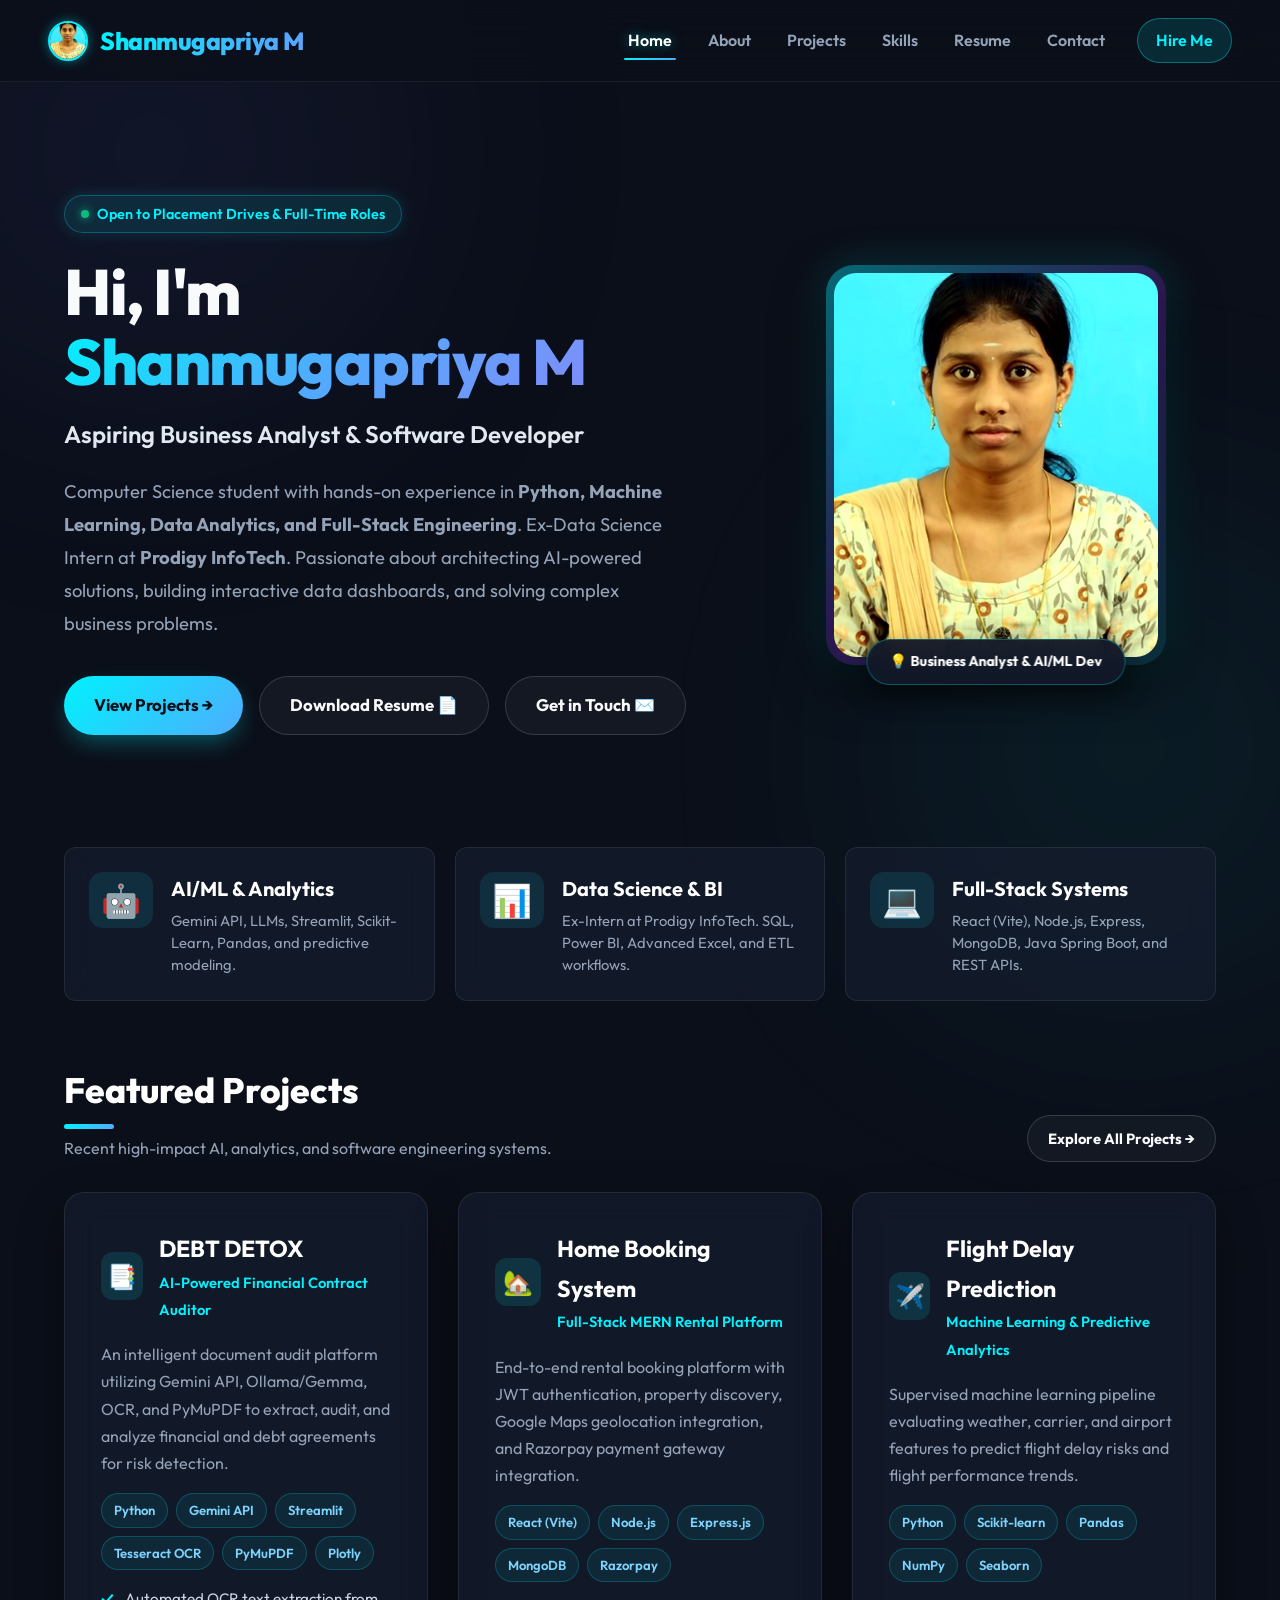
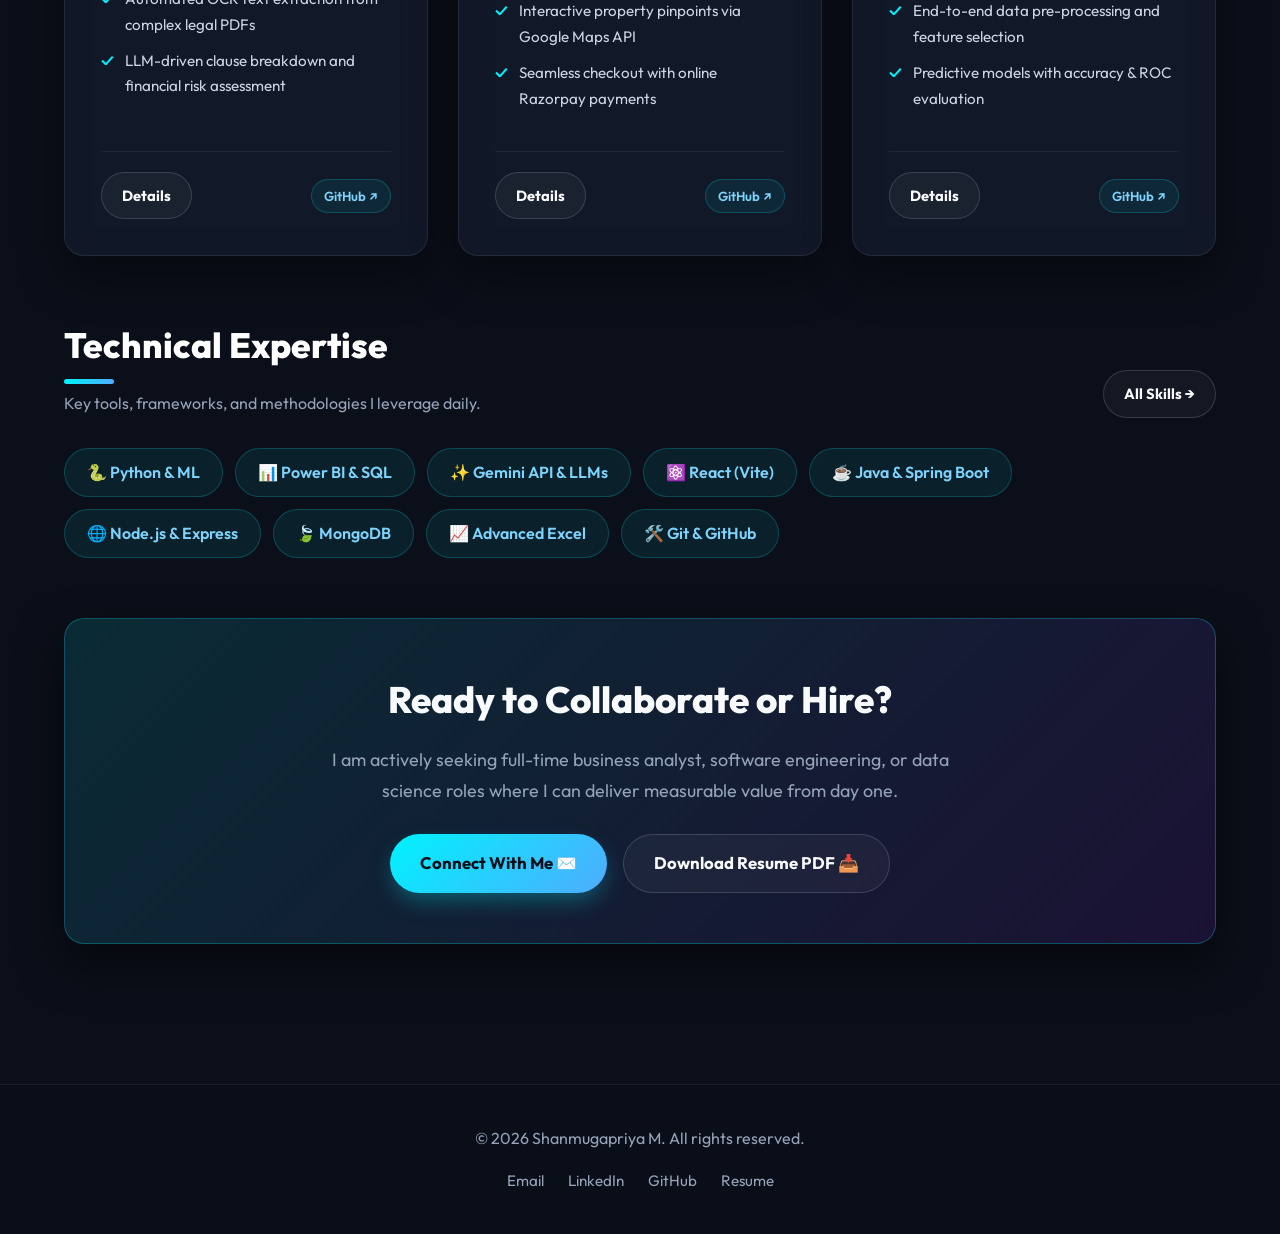
<file: index.html>
<!DOCTYPE html>
<html lang="en">
<head>
  <meta charset="UTF-8" />
  <meta name="viewport" content="width=device-width, initial-scale=1.0" />
  <title>Shanmugapriya M | Aspiring Business Analyst & Software Developer</title>
  <meta name="description" content="Official portfolio of Shanmugapriya M - Aspiring Business Analyst and Software Developer with expertise in AI/ML, Data Analytics, Python, React, and Full-Stack Systems." />
  <link rel="stylesheet" href="style.css" />
</head>
<body>
  <!-- Header / Navigation -->
  <header class="navbar">
    <a href="index.html" class="logo-container">
      <img src="shanmugapriya photo.jpg" alt="Shanmugapriya M" class="logo-avatar-thumb" />
      <span class="logo">Shanmugapriya M</span>
    </a>
    <button class="menu-toggle" id="menuToggle" aria-label="Toggle navigation menu">☰</button>
    <nav id="navMenu">
      <a href="index.html" class="active">Home</a>
      <a href="about.html">About</a>
      <a href="projects.html">Projects</a>
      <a href="skills.html">Skills</a>
      <a href="resume.html">Resume</a>
      <a href="contact.html">Contact</a>
      <a href="contact.html" class="nav-cta-btn">Hire Me</a>
    </nav>
  </header>

  <!-- Hero Section -->
  <main class="page">
    <div class="hero-wrapper">
      <div class="hero-text">
        <div class="badge-pill">
          <span class="pulse-dot"></span>
          <span>Open to Placement Drives &amp; Full-Time Roles</span>
        </div>
        <h1>Hi, I'm <br><span class="gradient-text">Shanmugapriya M</span></h1>
        <p class="hero-subtitle">Aspiring Business Analyst &amp; Software Developer</p>
        <p class="hero-description">
          Computer Science student with hands-on experience in <strong>Python, Machine Learning, Data Analytics, and Full-Stack Engineering</strong>.
          Ex-Data Science Intern at <strong>Prodigy InfoTech</strong>. Passionate about architecting AI-powered solutions, building interactive data dashboards, and solving complex business problems.
        </p>

        <div class="btn-group">
          <a href="projects.html" class="btn" id="heroProjectsBtn">View Projects →</a>
          <a href="resume.pdf" class="btn secondary" target="_blank" id="heroResumeBtn">Download Resume 📄</a>
          <a href="contact.html" class="btn secondary" id="heroContactBtn">Get in Touch ✉️</a>
        </div>
      </div>

      <div class="hero-image-wrapper">
        <div class="profile-avatar-frame">
          <img src="shanmugapriya photo.jpg" alt="Shanmugapriya M Portrait" class="profile-avatar-img" />
          <div class="avatar-badge-card">
            <span>💡 Business Analyst &amp; AI/ML Dev</span>
          </div>
        </div>
      </div>
    </div>

    <!-- Core Highlights Banner -->
    <div class="stats-banner">
      <div class="stat-box">
        <div class="stat-icon">🤖</div>
        <div class="stat-info">
          <h3>AI/ML &amp; Analytics</h3>
          <p>Gemini API, LLMs, Streamlit, Scikit-Learn, Pandas, and predictive modeling.</p>
        </div>
      </div>

      <div class="stat-box">
        <div class="stat-icon">📊</div>
        <div class="stat-info">
          <h3>Data Science &amp; BI</h3>
          <p>Ex-Intern at Prodigy InfoTech. SQL, Power BI, Advanced Excel, and ETL workflows.</p>
        </div>
      </div>

      <div class="stat-box">
        <div class="stat-icon">💻</div>
        <div class="stat-info">
          <h3>Full-Stack Systems</h3>
          <p>React (Vite), Node.js, Express, MongoDB, Java Spring Boot, and REST APIs.</p>
        </div>
      </div>
    </div>

    <!-- Featured Projects Preview -->
    <section class="section-block">
      <div class="section-head">
        <div>
          <h2 class="section-title">Featured Projects</h2>
          <p style="color: var(--text-muted); margin-top: 14px;">Recent high-impact AI, analytics, and software engineering systems.</p>
        </div>
        <a href="projects.html" class="btn secondary small">Explore All Projects →</a>
      </div>

      <div class="grid">
        <!-- Project 1: Debt Detox -->
        <div class="card">
          <div class="card-header">
            <div class="card-header-icon">📑</div>
            <div>
              <h3 class="card-title">DEBT DETOX</h3>
              <span class="card-subtitle">AI-Powered Financial Contract Auditor</span>
            </div>
          </div>
          <div class="card-body">
            <p>An intelligent document audit platform utilizing Gemini API, Ollama/Gemma, OCR, and PyMuPDF to extract, audit, and analyze financial and debt agreements for risk detection.</p>
            <div class="tags">
              <span class="tag">Python</span>
              <span class="tag">Gemini API</span>
              <span class="tag">Streamlit</span>
              <span class="tag">Tesseract OCR</span>
              <span class="tag">PyMuPDF</span>
              <span class="tag">Plotly</span>
            </div>
            <ul class="feature-list">
              <li>Automated OCR text extraction from complex legal PDFs</li>
              <li>LLM-driven clause breakdown and financial risk assessment</li>
            </ul>
          </div>
          <div class="card-footer">
            <a href="projects.html" class="btn small secondary">Details</a>
            <a href="https://github.com/shanmugapriya10-03" target="_blank" class="tag" style="text-decoration:none;">GitHub ↗</a>
          </div>
        </div>

        <!-- Project 2: Home Booking -->
        <div class="card">
          <div class="card-header">
            <div class="card-header-icon">🏡</div>
            <div>
              <h3 class="card-title">Home Booking System</h3>
              <span class="card-subtitle">Full-Stack MERN Rental Platform</span>
            </div>
          </div>
          <div class="card-body">
            <p>End-to-end rental booking platform with JWT authentication, property discovery, Google Maps geolocation integration, and Razorpay payment gateway integration.</p>
            <div class="tags">
              <span class="tag">React (Vite)</span>
              <span class="tag">Node.js</span>
              <span class="tag">Express.js</span>
              <span class="tag">MongoDB</span>
              <span class="tag">Razorpay</span>
            </div>
            <ul class="feature-list">
              <li>Interactive property pinpoints via Google Maps API</li>
              <li>Seamless checkout with online Razorpay payments</li>
            </ul>
          </div>
          <div class="card-footer">
            <a href="projects.html" class="btn small secondary">Details</a>
            <a href="https://github.com/shanmugapriya10-03" target="_blank" class="tag" style="text-decoration:none;">GitHub ↗</a>
          </div>
        </div>

        <!-- Project 3: Flight Delay -->
        <div class="card">
          <div class="card-header">
            <div class="card-header-icon">✈️</div>
            <div>
              <h3 class="card-title">Flight Delay Prediction</h3>
              <span class="card-subtitle">Machine Learning &amp; Predictive Analytics</span>
            </div>
          </div>
          <div class="card-body">
            <p>Supervised machine learning pipeline evaluating weather, carrier, and airport features to predict flight delay risks and flight performance trends.</p>
            <div class="tags">
              <span class="tag">Python</span>
              <span class="tag">Scikit-learn</span>
              <span class="tag">Pandas</span>
              <span class="tag">NumPy</span>
              <span class="tag">Seaborn</span>
            </div>
            <ul class="feature-list">
              <li>End-to-end data pre-processing and feature selection</li>
              <li>Predictive models with accuracy &amp; ROC evaluation</li>
            </ul>
          </div>
          <div class="card-footer">
            <a href="projects.html" class="btn small secondary">Details</a>
            <a href="https://github.com/shanmugapriya10-03" target="_blank" class="tag" style="text-decoration:none;">GitHub ↗</a>
          </div>
        </div>
      </div>
    </section>

    <!-- Core Skills Snapshot -->
    <section class="section-block">
      <div class="section-head">
        <div>
          <h2 class="section-title">Technical Expertise</h2>
          <p style="color: var(--text-muted); margin-top: 14px;">Key tools, frameworks, and methodologies I leverage daily.</p>
        </div>
        <a href="skills.html" class="btn secondary small">All Skills →</a>
      </div>

      <div class="tags" style="gap: 12px; margin-top: 20px;">
        <span class="tag" style="font-size: 1rem; padding: 10px 22px;">🐍 Python &amp; ML</span>
        <span class="tag" style="font-size: 1rem; padding: 10px 22px;">📊 Power BI &amp; SQL</span>
        <span class="tag" style="font-size: 1rem; padding: 10px 22px;">✨ Gemini API &amp; LLMs</span>
        <span class="tag" style="font-size: 1rem; padding: 10px 22px;">⚛️ React (Vite)</span>
        <span class="tag" style="font-size: 1rem; padding: 10px 22px;">☕ Java &amp; Spring Boot</span>
        <span class="tag" style="font-size: 1rem; padding: 10px 22px;">🌐 Node.js &amp; Express</span>
        <span class="tag" style="font-size: 1rem; padding: 10px 22px;">🍃 MongoDB</span>
        <span class="tag" style="font-size: 1rem; padding: 10px 22px;">📈 Advanced Excel</span>
        <span class="tag" style="font-size: 1rem; padding: 10px 22px;">🛠️ Git &amp; GitHub</span>
      </div>
    </section>

    <!-- Call to Action Banner -->
    <div class="cta-banner">
      <h2>Ready to Collaborate or Hire?</h2>
      <p>I am actively seeking full-time business analyst, software engineering, or data science roles where I can deliver measurable value from day one.</p>
      <div class="btn-group" style="justify-content: center;">
        <a href="contact.html" class="btn">Connect With Me ✉️</a>
        <a href="resume.pdf" class="btn secondary" target="_blank">Download Resume PDF 📥</a>
      </div>
    </div>
  </main>

  <!-- Footer -->
  <footer class="footer">
    <div class="footer-content">
      <p>© 2026 Shanmugapriya M. All rights reserved.</p>
      <div class="footer-links">
        <a href="mailto:shanmugapriyas727@gmail.com">Email</a>
        <a href="https://www.linkedin.com/in/shanmuga-priya-43014128a/" target="_blank">LinkedIn</a>
        <a href="https://github.com/shanmugapriya10-03" target="_blank">GitHub</a>
        <a href="resume.pdf" target="_blank">Resume</a>
      </div>
    </div>
  </footer>

  <script src="script.js"></script>
</body>
</html>
</file>
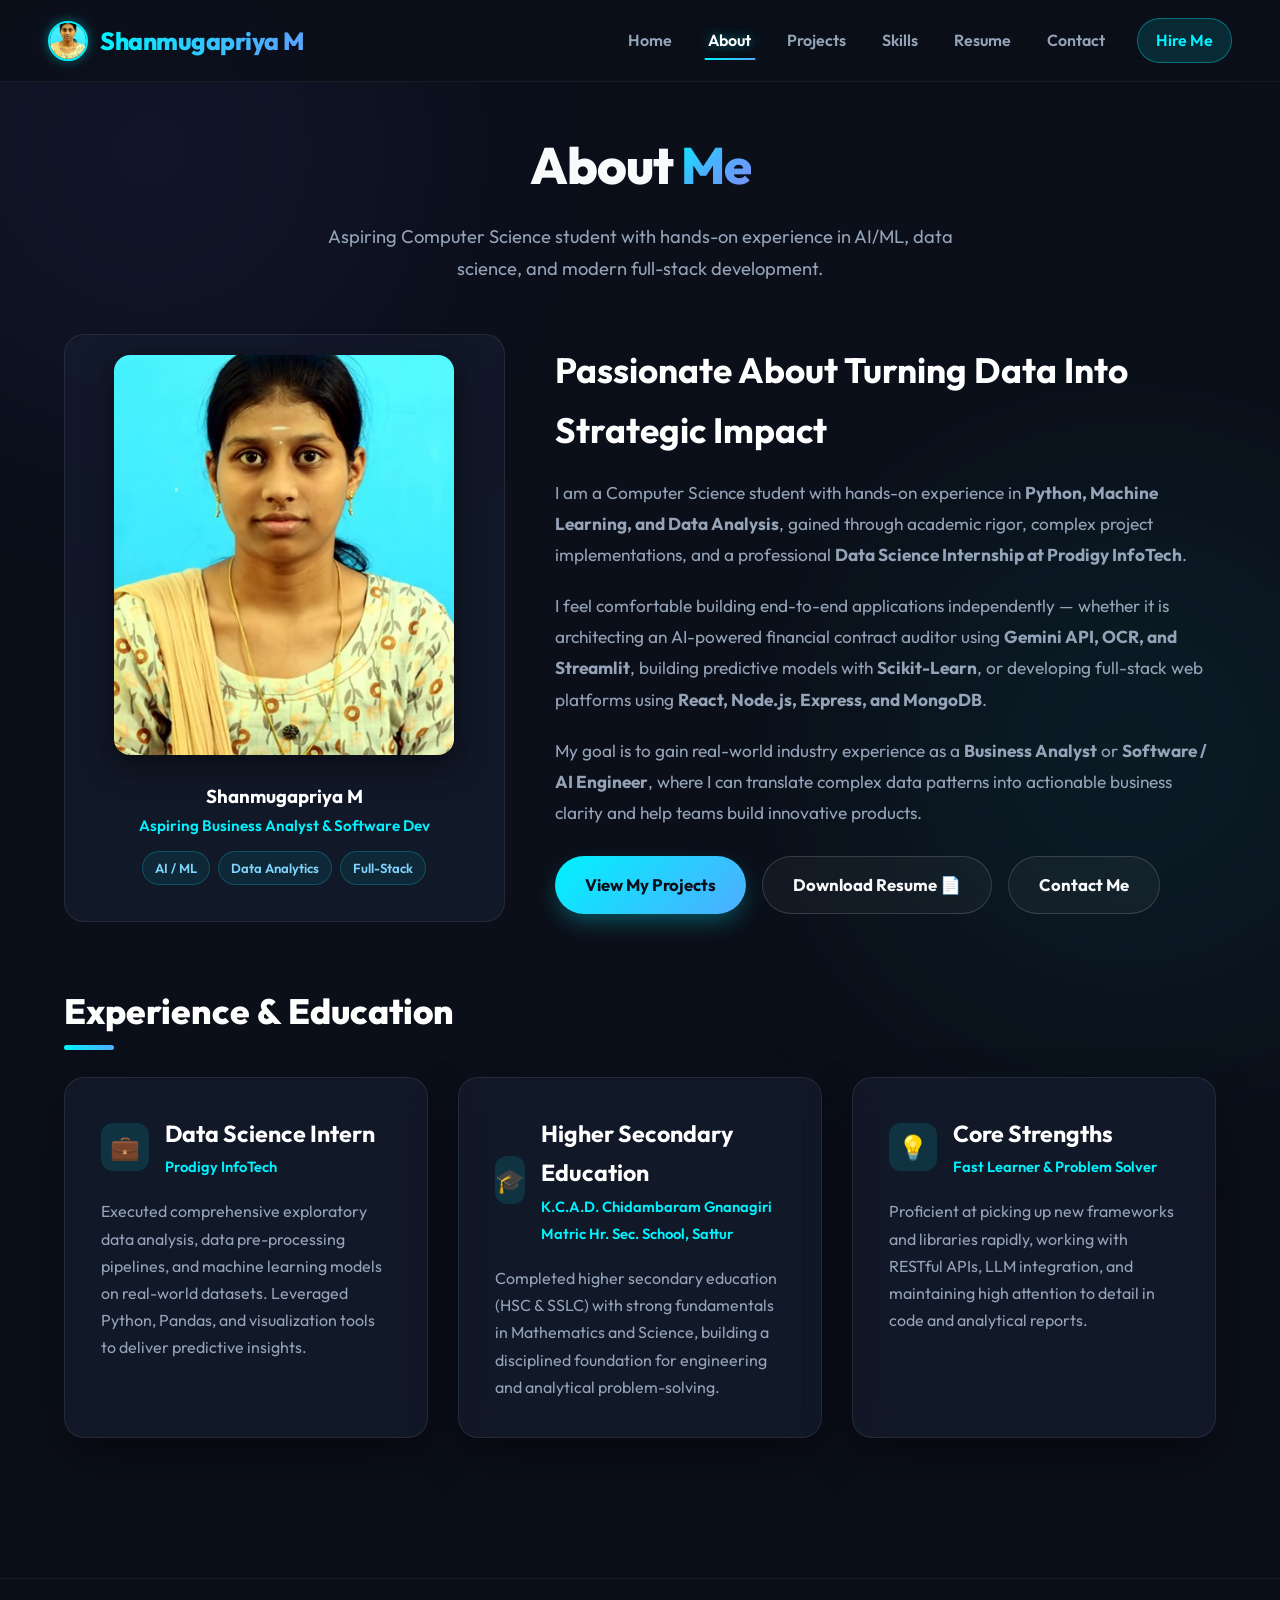
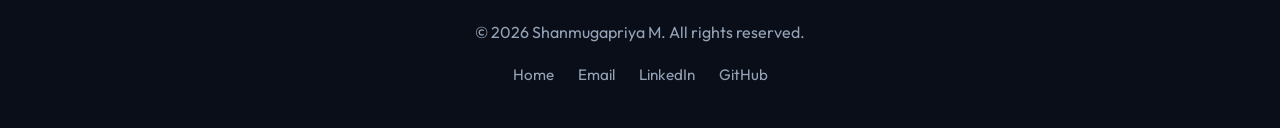
<file: about.html>
<!DOCTYPE html>
<html lang="en">
<head>
  <meta charset="UTF-8" />
  <meta name="viewport" content="width=device-width, initial-scale=1.0" />
  <title>About Me | Shanmugapriya M</title>
  <meta name="description" content="Learn more about Shanmugapriya M - education, internship at Prodigy InfoTech, AI/ML expertise, and career aspirations." />
  <link rel="stylesheet" href="style.css" />
</head>
<body>
  <header class="navbar">
    <a href="index.html" class="logo-container">
      <img src="shanmugapriya photo.jpg" alt="Shanmugapriya M" class="logo-avatar-thumb" />
      <span class="logo">Shanmugapriya M</span>
    </a>
    <button class="menu-toggle" id="menuToggle" aria-label="Toggle navigation menu">☰</button>
    <nav id="navMenu">
      <a href="index.html">Home</a>
      <a href="about.html" class="active">About</a>
      <a href="projects.html">Projects</a>
      <a href="skills.html">Skills</a>
      <a href="resume.html">Resume</a>
      <a href="contact.html">Contact</a>
      <a href="contact.html" class="nav-cta-btn">Hire Me</a>
    </nav>
  </header>

  <main class="page">
    <div class="page-header">
      <h1>About <span class="gradient-text">Me</span></h1>
      <p>Aspiring Computer Science student with hands-on experience in AI/ML, data science, and modern full-stack development.</p>
    </div>

    <div class="about-grid">
      <div class="about-photo-card">
        <img src="shanmugapriya photo.jpg" alt="Shanmugapriya M" class="about-photo" />
        <h3 style="margin-top: 18px; color: #fff;">Shanmugapriya M</h3>
        <p style="color: var(--primary); font-size: 0.95rem; font-weight: 600;">Aspiring Business Analyst &amp; Software Dev</p>
        <div class="tags" style="justify-content: center; margin-top: 12px;">
          <span class="tag">AI / ML</span>
          <span class="tag">Data Analytics</span>
          <span class="tag">Full-Stack</span>
        </div>
      </div>

      <div class="about-details">
        <h2>Passionate About Turning Data Into Strategic Impact</h2>
        <p>
          I am a Computer Science student with hands-on experience in <strong>Python, Machine Learning, and Data Analysis</strong>, gained through academic rigor, complex project implementations, and a professional <strong>Data Science Internship at Prodigy InfoTech</strong>.
        </p>
        <p>
          I feel comfortable building end-to-end applications independently — whether it is architecting an AI-powered financial contract auditor using <strong>Gemini API, OCR, and Streamlit</strong>, building predictive models with <strong>Scikit-Learn</strong>, or developing full-stack web platforms using <strong>React, Node.js, Express, and MongoDB</strong>.
        </p>
        <p>
          My goal is to gain real-world industry experience as a <strong>Business Analyst</strong> or <strong>Software / AI Engineer</strong>, where I can translate complex data patterns into actionable business clarity and help teams build innovative products.
        </p>

        <div class="btn-group" style="margin-top: 28px;">
          <a href="projects.html" class="btn">View My Projects</a>
          <a href="resume.pdf" class="btn secondary" target="_blank">Download Resume 📄</a>
          <a href="contact.html" class="btn secondary">Contact Me</a>
        </div>
      </div>
    </div>

    <!-- Experience & Education Highlights -->
    <section class="section-block">
      <h2 class="section-title">Experience &amp; Education</h2>
      <div class="grid" style="margin-top: 35px;">
        <div class="card">
          <div class="card-header">
            <div class="card-header-icon">💼</div>
            <div>
              <h3 class="card-title">Data Science Intern</h3>
              <span class="card-subtitle">Prodigy InfoTech</span>
            </div>
          </div>
          <div class="card-body">
            <p>Executed comprehensive exploratory data analysis, data pre-processing pipelines, and machine learning models on real-world datasets. Leveraged Python, Pandas, and visualization tools to deliver predictive insights.</p>
          </div>
        </div>

        <div class="card">
          <div class="card-header">
            <div class="card-header-icon">🎓</div>
            <div>
              <h3 class="card-title">Higher Secondary Education</h3>
              <span class="card-subtitle">K.C.A.D. Chidambaram Gnanagiri Matric Hr. Sec. School, Sattur</span>
            </div>
          </div>
          <div class="card-body">
            <p>Completed higher secondary education (HSC &amp; SSLC) with strong fundamentals in Mathematics and Science, building a disciplined foundation for engineering and analytical problem-solving.</p>
          </div>
        </div>

        <div class="card">
          <div class="card-header">
            <div class="card-header-icon">💡</div>
            <div>
              <h3 class="card-title">Core Strengths</h3>
              <span class="card-subtitle">Fast Learner &amp; Problem Solver</span>
            </div>
          </div>
          <div class="card-body">
            <p>Proficient at picking up new frameworks and libraries rapidly, working with RESTful APIs, LLM integration, and maintaining high attention to detail in code and analytical reports.</p>
          </div>
        </div>
      </div>
    </section>
  </main>

  <footer class="footer">
    <div class="footer-content">
      <p>© 2026 Shanmugapriya M. All rights reserved.</p>
      <div class="footer-links">
        <a href="index.html">Home</a>
        <a href="mailto:shanmugapriyas727@gmail.com">Email</a>
        <a href="https://www.linkedin.com/in/shanmuga-priya-43014128a/" target="_blank">LinkedIn</a>
        <a href="https://github.com/shanmugapriya10-03" target="_blank">GitHub</a>
      </div>
    </div>
  </footer>

  <script src="script.js"></script>
</body>
</html>
</file>
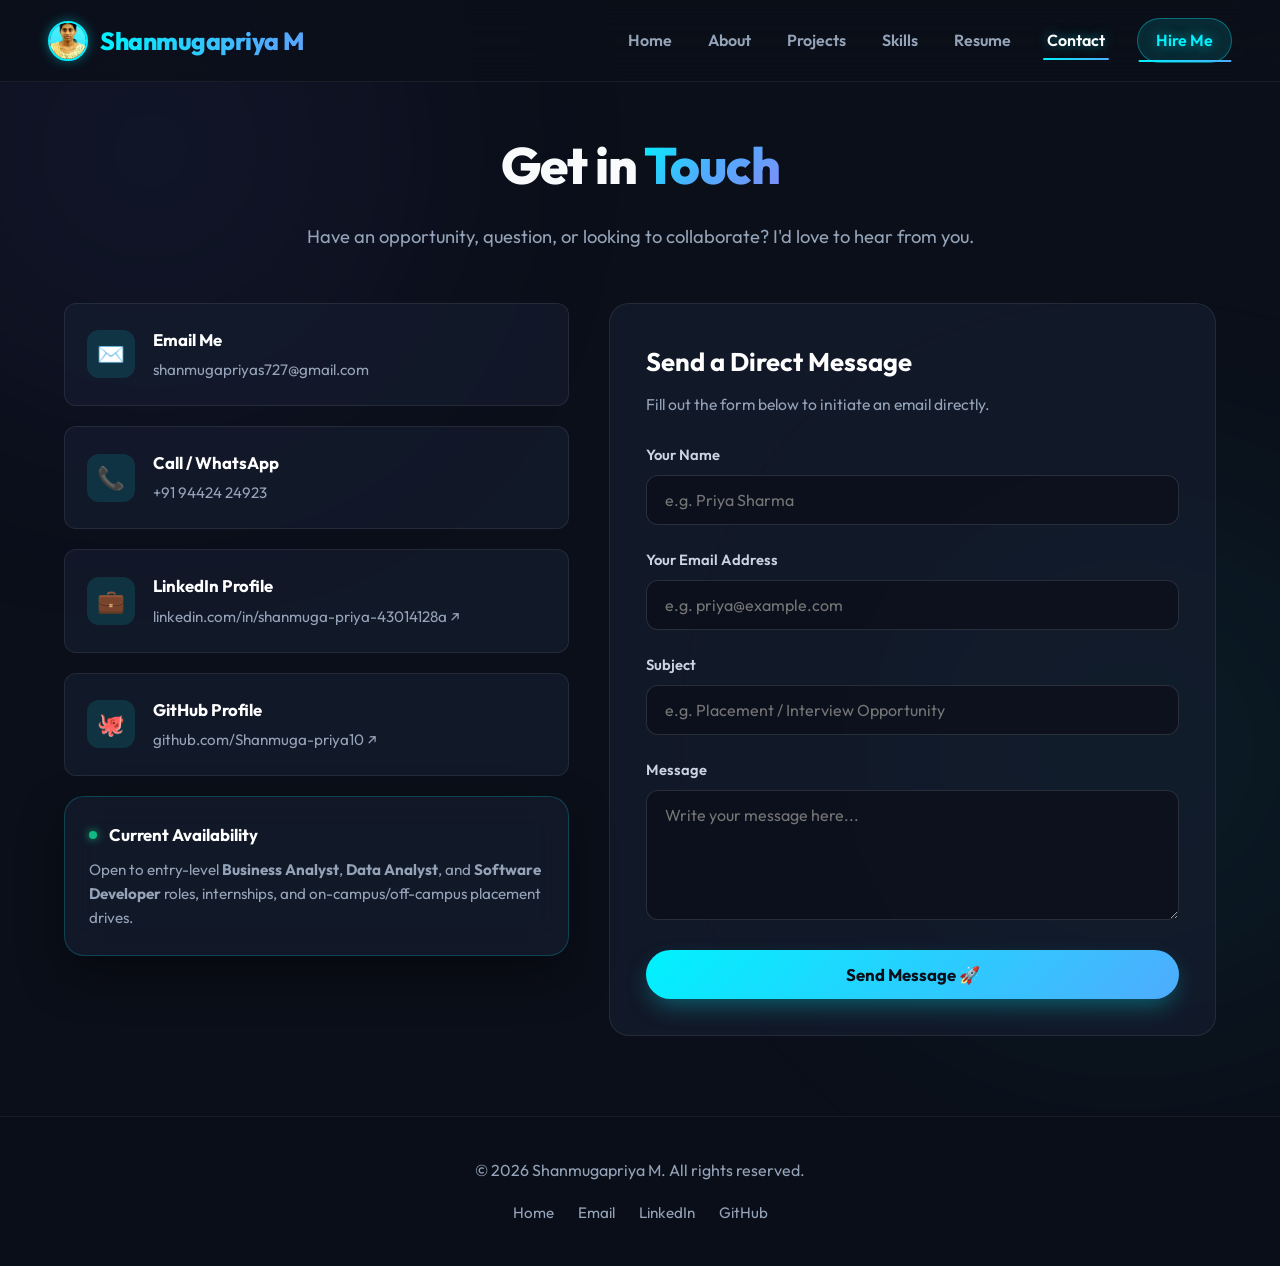
<file: contact.html>
<!DOCTYPE html>
<html lang="en">
<head>
  <meta charset="UTF-8" />
  <meta name="viewport" content="width=device-width, initial-scale=1.0" />
  <title>Contact | Shanmugapriya M</title>
  <meta name="description" content="Get in touch with Shanmugapriya M for job opportunities, collaborations, or inquiries." />
  <link rel="stylesheet" href="style.css" />
</head>
<body>
  <header class="navbar">
    <a href="index.html" class="logo-container">
      <img src="shanmugapriya photo.jpg" alt="Shanmugapriya M" class="logo-avatar-thumb" />
      <span class="logo">Shanmugapriya M</span>
    </a>
    <button class="menu-toggle" id="menuToggle" aria-label="Toggle navigation menu">☰</button>
    <nav id="navMenu">
      <a href="index.html">Home</a>
      <a href="about.html">About</a>
      <a href="projects.html">Projects</a>
      <a href="skills.html">Skills</a>
      <a href="resume.html">Resume</a>
      <a href="contact.html" class="active">Contact</a>
      <a href="contact.html" class="nav-cta-btn">Hire Me</a>
    </nav>
  </header>

  <main class="page">
    <div class="page-header">
      <h1>Get in <span class="gradient-text">Touch</span></h1>
      <p>Have an opportunity, question, or looking to collaborate? I'd love to hear from you.</p>
    </div>

    <div class="contact-container">
      <!-- Contact Details Links -->
      <div class="contact-info-list">
        <!-- Email -->
        <a href="mailto:shanmugapriyas727@gmail.com" class="contact-link-card">
          <div class="contact-icon">✉️</div>
          <div class="contact-text">
            <h4>Email Me</h4>
            <p>shanmugapriyas727@gmail.com</p>
          </div>
        </a>

        <!-- Phone -->
        <a href="tel:+919442424923" class="contact-link-card">
          <div class="contact-icon">📞</div>
          <div class="contact-text">
            <h4>Call / WhatsApp</h4>
            <p>+91 94424 24923</p>
          </div>
        </a>

        <!-- LinkedIn -->
        <a href="https://linkedin.com/in/shanmuga-priya-43014128a" target="_blank" class="contact-link-card">
          <div class="contact-icon">💼</div>
          <div class="contact-text">
            <h4>LinkedIn Profile</h4>
            <p>linkedin.com/in/shanmuga-priya-43014128a ↗</p>
          </div>
        </a>

        <!-- GitHub -->
        <a href="https://github.com/Shanmuga-priya10" target="_blank" class="contact-link-card">
          <div class="contact-icon">🐙</div>
          <div class="contact-text">
            <h4>GitHub Profile</h4>
            <p>github.com/Shanmuga-priya10 ↗</p>
          </div>
        </a>

        <!-- Availability Badge Card -->
        <div class="card" style="padding: 24px; border-color: rgba(0, 242, 254, 0.2);">
          <div style="display: flex; align-items: center; gap: 12px; margin-bottom: 8px;">
            <span class="pulse-dot"></span>
            <strong style="color: #fff; font-size: 1.05rem;">Current Availability</strong>
          </div>
          <p style="color: var(--text-muted); font-size: 0.95rem; line-height: 1.6;">
            Open to entry-level <strong>Business Analyst</strong>, <strong>Data Analyst</strong>, and <strong>Software Developer</strong> roles, internships, and on-campus/off-campus placement drives.
          </p>
        </div>
      </div>

      <!-- Interactive Contact Message Form -->
      <div class="contact-form-box">
        <h3 style="font-size: 1.6rem; color: #fff; margin-bottom: 8px;">Send a Direct Message</h3>
        <p style="color: var(--text-muted); font-size: 0.98rem; margin-bottom: 24px;">
          Fill out the form below to initiate an email directly.
        </p>

        <form id="contactForm">
          <div class="form-group">
            <label for="name">Your Name</label>
            <input type="text" id="name" class="form-control" placeholder="e.g. Priya Sharma" required />
          </div>

          <div class="form-group">
            <label for="email">Your Email Address</label>
            <input type="email" id="email" class="form-control" placeholder="e.g. priya@example.com" required />
          </div>

          <div class="form-group">
            <label for="subject">Subject</label>
            <input type="text" id="subject" class="form-control" placeholder="e.g. Placement / Interview Opportunity" required />
          </div>

          <div class="form-group">
            <label for="message">Message</label>
            <textarea id="message" class="form-control" placeholder="Write your message here..." required></textarea>
          </div>

          <button type="submit" class="btn" style="width: 100%;">
            Send Message 🚀
          </button>

          <div id="formStatus" class="form-status"></div>
        </form>
      </div>
    </div>
  </main>

  <footer class="footer">
    <div class="footer-content">
      <p>© 2026 Shanmugapriya M. All rights reserved.</p>
      <div class="footer-links">
        <a href="index.html">Home</a>
        <a href="mailto:shanmugapriyas727@gmail.com">Email</a>
        <a href="https://linkedin.com/in/shanmuga-priya-43014128a" target="_blank">LinkedIn</a>
        <a href="https://github.com/Shanmuga-priya10" target="_blank">GitHub</a>
      </div>
    </div>
  </footer>

  <script src="script.js"></script>
</body>
</html>
</file>
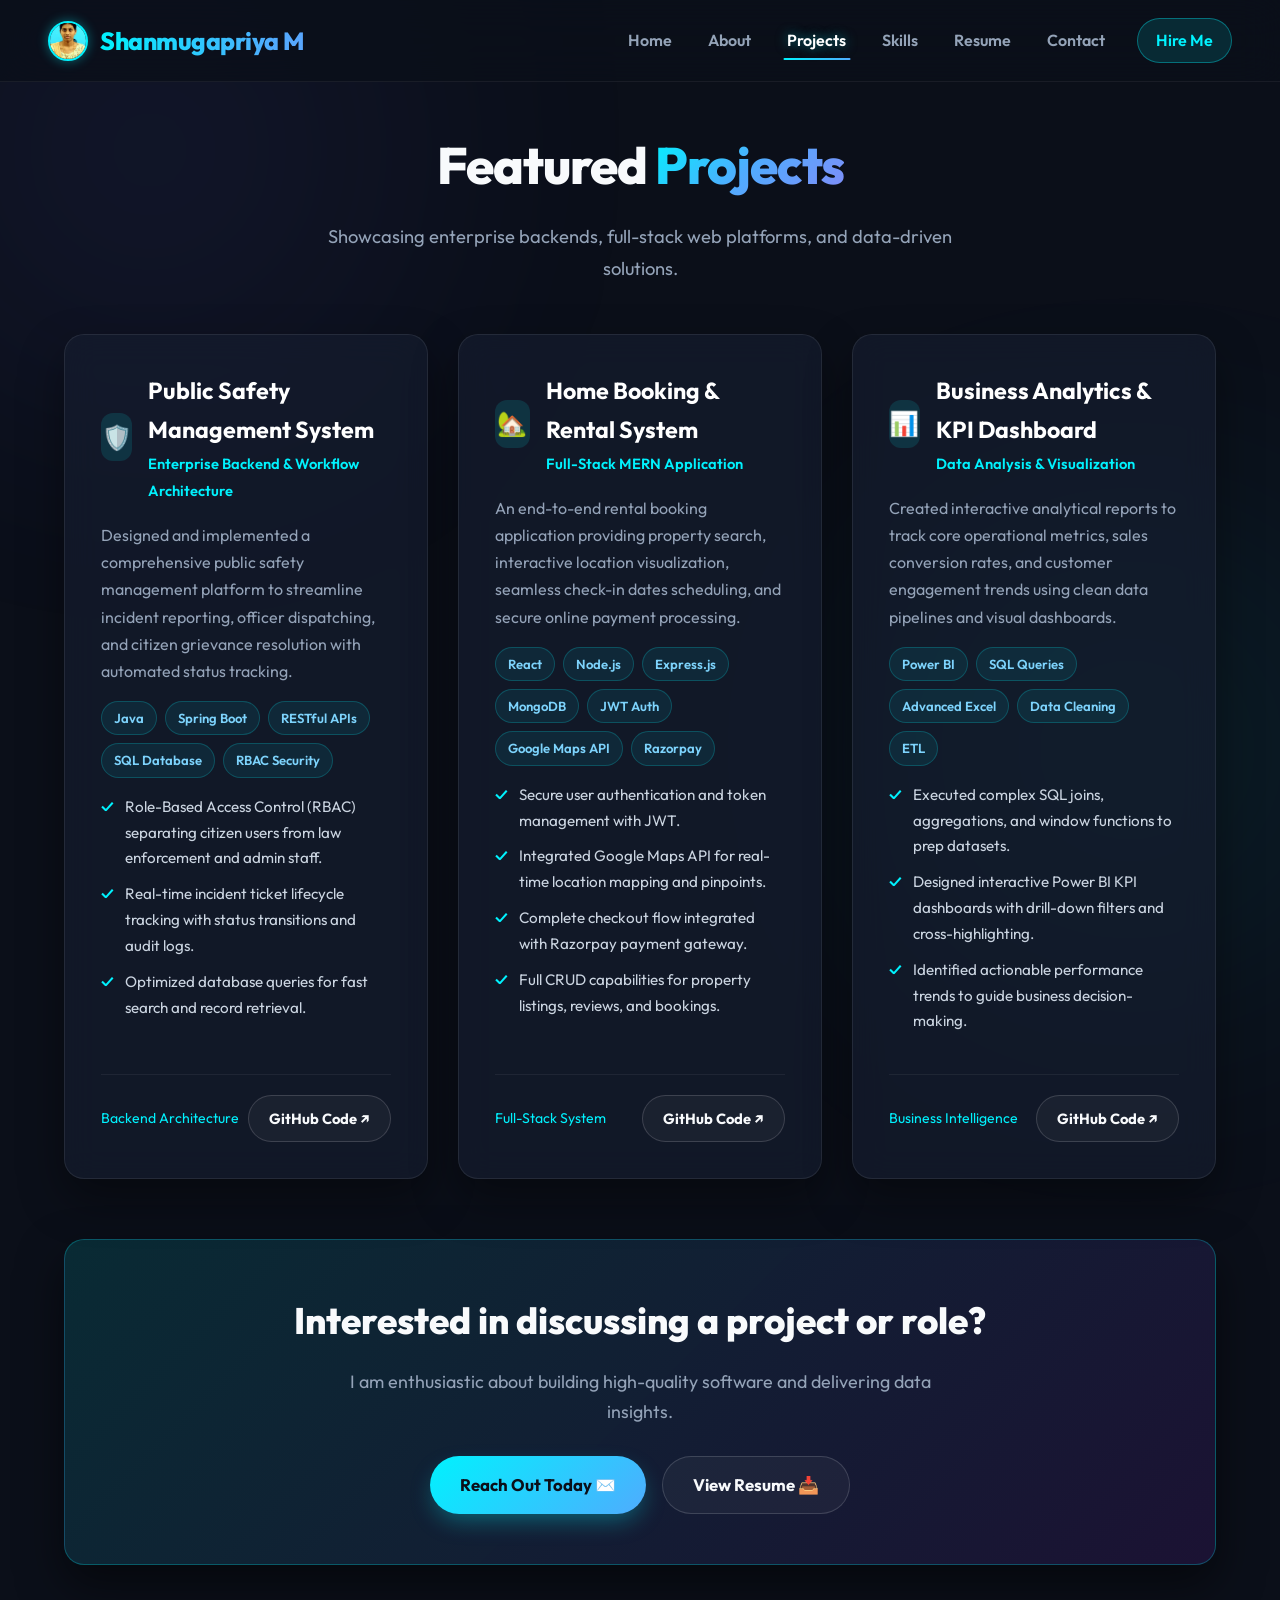
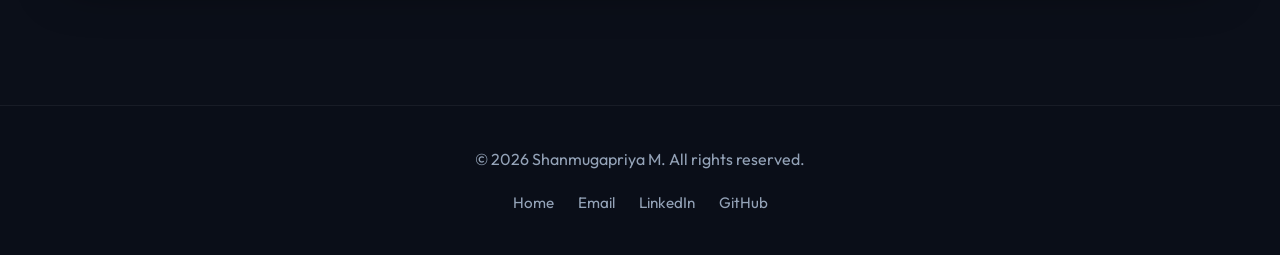
<file: projects.html>
<!DOCTYPE html>
<html lang="en">
<head>
  <meta charset="UTF-8" />
  <meta name="viewport" content="width=device-width, initial-scale=1.0" />
  <title>Projects | Shanmugapriya M</title>
  <meta name="description" content="Explore featured projects by Shanmugapriya M in Java, Spring Boot, React, Node.js, and Data Analytics." />
  <link rel="stylesheet" href="style.css" />
</head>
<body>
  <header class="navbar">
    <a href="index.html" class="logo-container">
      <img src="shanmugapriya photo.jpg" alt="Shanmugapriya M" class="logo-avatar-thumb" />
      <span class="logo">Shanmugapriya M</span>
    </a>
    <button class="menu-toggle" id="menuToggle" aria-label="Toggle navigation menu">☰</button>
    <nav id="navMenu">
      <a href="index.html">Home</a>
      <a href="about.html">About</a>
      <a href="projects.html" class="active">Projects</a>
      <a href="skills.html">Skills</a>
      <a href="resume.html">Resume</a>
      <a href="contact.html">Contact</a>
      <a href="contact.html" class="nav-cta-btn">Hire Me</a>
    </nav>
  </header>

  <main class="page">
    <div class="page-header">
      <h1>Featured <span class="gradient-text">Projects</span></h1>
      <p>Showcasing enterprise backends, full-stack web platforms, and data-driven solutions.</p>
    </div>

    <div class="grid">
      <!-- Project 1 -->
      <div class="card">
        <div class="card-header">
          <div class="card-header-icon">🛡️</div>
          <div>
            <h3 class="card-title">Public Safety Management System</h3>
            <span class="card-subtitle">Enterprise Backend &amp; Workflow Architecture</span>
          </div>
        </div>
        <div class="card-body">
          <p>
            Designed and implemented a comprehensive public safety management platform to streamline incident reporting,
            officer dispatching, and citizen grievance resolution with automated status tracking.
          </p>
          <div class="tags">
            <span class="tag">Java</span>
            <span class="tag">Spring Boot</span>
            <span class="tag">RESTful APIs</span>
            <span class="tag">SQL Database</span>
            <span class="tag">RBAC Security</span>
          </div>
          <ul class="feature-list">
            <li>Role-Based Access Control (RBAC) separating citizen users from law enforcement and admin staff.</li>
            <li>Real-time incident ticket lifecycle tracking with status transitions and audit logs.</li>
            <li>Optimized database queries for fast search and record retrieval.</li>
          </ul>
        </div>
        <div class="card-footer">
          <span style="font-size: 0.88rem; color: var(--primary);">Backend Architecture</span>
          <a href="https://github.com/Shanmuga-priya10" target="_blank" class="btn small secondary">GitHub Code ↗</a>
        </div>
      </div>

      <!-- Project 2 -->
      <div class="card">
        <div class="card-header">
          <div class="card-header-icon">🏡</div>
          <div>
            <h3 class="card-title">Home Booking &amp; Rental System</h3>
            <span class="card-subtitle">Full-Stack MERN Application</span>
          </div>
        </div>
        <div class="card-body">
          <p>
            An end-to-end rental booking application providing property search, interactive location visualization,
            seamless check-in dates scheduling, and secure online payment processing.
          </p>
          <div class="tags">
            <span class="tag">React</span>
            <span class="tag">Node.js</span>
            <span class="tag">Express.js</span>
            <span class="tag">MongoDB</span>
            <span class="tag">JWT Auth</span>
            <span class="tag">Google Maps API</span>
            <span class="tag">Razorpay</span>
          </div>
          <ul class="feature-list">
            <li>Secure user authentication and token management with JWT.</li>
            <li>Integrated Google Maps API for real-time location mapping and pinpoints.</li>
            <li>Complete checkout flow integrated with Razorpay payment gateway.</li>
            <li>Full CRUD capabilities for property listings, reviews, and bookings.</li>
          </ul>
        </div>
        <div class="card-footer">
          <span style="font-size: 0.88rem; color: var(--primary);">Full-Stack System</span>
          <a href="https://github.com/Shanmuga-priya10" target="_blank" class="btn small secondary">GitHub Code ↗</a>
        </div>
      </div>

      <!-- Project 3 -->
      <div class="card">
        <div class="card-header">
          <div class="card-header-icon">📊</div>
          <div>
            <h3 class="card-title">Business Analytics &amp; KPI Dashboard</h3>
            <span class="card-subtitle">Data Analysis &amp; Visualization</span>
          </div>
        </div>
        <div class="card-body">
          <p>
            Created interactive analytical reports to track core operational metrics, sales conversion rates,
            and customer engagement trends using clean data pipelines and visual dashboards.
          </p>
          <div class="tags">
            <span class="tag">Power BI</span>
            <span class="tag">SQL Queries</span>
            <span class="tag">Advanced Excel</span>
            <span class="tag">Data Cleaning</span>
            <span class="tag">ETL</span>
          </div>
          <ul class="feature-list">
            <li>Executed complex SQL joins, aggregations, and window functions to prep datasets.</li>
            <li>Designed interactive Power BI KPI dashboards with drill-down filters and cross-highlighting.</li>
            <li>Identified actionable performance trends to guide business decision-making.</li>
          </ul>
        </div>
        <div class="card-footer">
          <span style="font-size: 0.88rem; color: var(--primary);">Business Intelligence</span>
          <a href="https://github.com/Shanmuga-priya10" target="_blank" class="btn small secondary">GitHub Code ↗</a>
        </div>
      </div>
    </div>

    <!-- CTA Section -->
    <div class="cta-banner" style="margin-top: 60px;">
      <h2>Interested in discussing a project or role?</h2>
      <p>I am enthusiastic about building high-quality software and delivering data insights.</p>
      <div class="btn-group" style="justify-content: center;">
        <a href="contact.html" class="btn">Reach Out Today ✉️</a>
        <a href="resume.pdf" class="btn secondary" target="_blank">View Resume 📥</a>
      </div>
    </div>
  </main>

  <footer class="footer">
    <div class="footer-content">
      <p>© 2026 Shanmugapriya M. All rights reserved.</p>
      <div class="footer-links">
        <a href="index.html">Home</a>
        <a href="mailto:shanmugapriyas727@gmail.com">Email</a>
        <a href="https://linkedin.com/in/shanmuga-priya-43014128a" target="_blank">LinkedIn</a>
        <a href="https://github.com/Shanmuga-priya10" target="_blank">GitHub</a>
      </div>
    </div>
  </footer>

  <script src="script.js"></script>
</body>
</html>
</file>
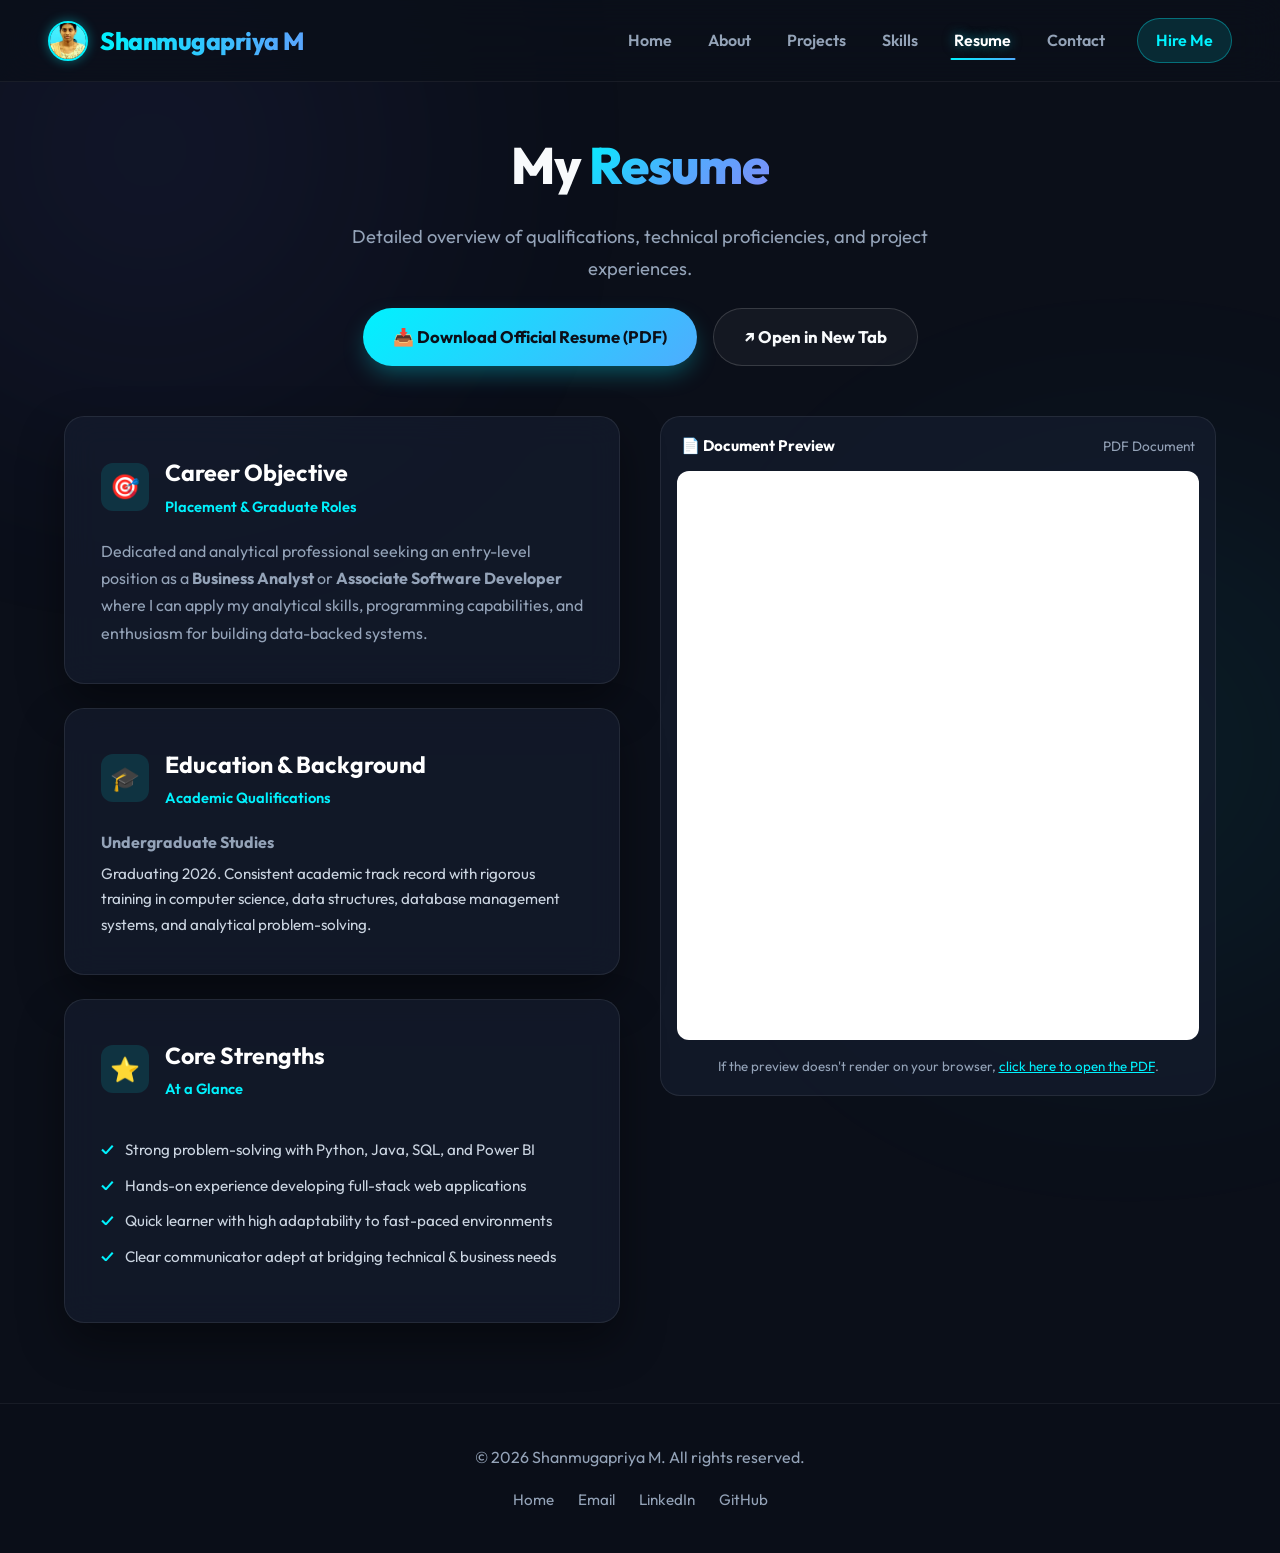
<file: resume.html>
<!DOCTYPE html>
<html lang="en">
<head>
  <meta charset="UTF-8" />
  <meta name="viewport" content="width=device-width, initial-scale=1.0" />
  <title>Resume | Shanmugapriya M</title>
  <meta name="description" content="View and download the official resume of Shanmugapriya M - Aspiring Business Analyst and Full-Stack Developer." />
  <link rel="stylesheet" href="style.css" />
</head>
<body>
  <header class="navbar">
    <a href="index.html" class="logo-container">
      <img src="shanmugapriya photo.jpg" alt="Shanmugapriya M" class="logo-avatar-thumb" />
      <span class="logo">Shanmugapriya M</span>
    </a>
    <button class="menu-toggle" id="menuToggle" aria-label="Toggle navigation menu">☰</button>
    <nav id="navMenu">
      <a href="index.html">Home</a>
      <a href="about.html">About</a>
      <a href="projects.html">Projects</a>
      <a href="skills.html">Skills</a>
      <a href="resume.html" class="active">Resume</a>
      <a href="contact.html">Contact</a>
      <a href="contact.html" class="nav-cta-btn">Hire Me</a>
    </nav>
  </header>

  <main class="page">
    <div class="page-header">
      <h1>My <span class="gradient-text">Resume</span></h1>
      <p>Detailed overview of qualifications, technical proficiencies, and project experiences.</p>
      <div class="btn-group" style="justify-content: center; margin-top: 24px;">
        <a class="btn" href="resume.pdf" download="Shanmugapriya_M_Resume.pdf" id="downloadResumeBtn">
          📥 Download Official Resume (PDF)
        </a>
        <a class="btn secondary" href="resume.pdf" target="_blank">
          ↗ Open in New Tab
        </a>
      </div>
    </div>

    <div class="resume-container">
      <!-- Left side: Quick highlights / Summary -->
      <div class="resume-highlights">
        <div class="card">
          <div class="card-header">
            <div class="card-header-icon">🎯</div>
            <div>
              <h3 class="card-title">Career Objective</h3>
              <span class="card-subtitle">Placement &amp; Graduate Roles</span>
            </div>
          </div>
          <div class="card-body">
            <p>
              Dedicated and analytical professional seeking an entry-level position as a <strong>Business Analyst</strong> or <strong>Associate Software Developer</strong> where I can apply my analytical skills, programming capabilities, and enthusiasm for building data-backed systems.
            </p>
          </div>
        </div>

        <div class="card">
          <div class="card-header">
            <div class="card-header-icon">🎓</div>
            <div>
              <h3 class="card-title">Education &amp; Background</h3>
              <span class="card-subtitle">Academic Qualifications</span>
            </div>
          </div>
          <div class="card-body">
            <p><strong>Undergraduate Studies</strong></p>
            <p style="color: #cbd5e1; font-size: 0.95rem; margin-top: 4px;">
              Graduating 2026. Consistent academic track record with rigorous training in computer science, data structures, database management systems, and analytical problem-solving.
            </p>
          </div>
        </div>

        <div class="card">
          <div class="card-header">
            <div class="card-header-icon">⭐</div>
            <div>
              <h3 class="card-title">Core Strengths</h3>
              <span class="card-subtitle">At a Glance</span>
            </div>
          </div>
          <div class="card-body">
            <ul class="feature-list">
              <li>Strong problem-solving with Python, Java, SQL, and Power BI</li>
              <li>Hands-on experience developing full-stack web applications</li>
              <li>Quick learner with high adaptability to fast-paced environments</li>
              <li>Clear communicator adept at bridging technical & business needs</li>
            </ul>
          </div>
        </div>
      </div>

      <!-- Right side: PDF Preview Frame -->
      <div class="pdf-preview-box">
        <div style="display: flex; justify-content: space-between; align-items: center; margin-bottom: 12px; padding: 0 4px;">
          <span style="font-weight: 700; color: #fff; font-size: 0.95rem;">📄 Document Preview</span>
          <span style="font-size: 0.85rem; color: var(--text-muted);">PDF Document</span>
        </div>
        <iframe src="resume.pdf" title="Shanmugapriya M Resume PDF Preview"></iframe>
        <div style="text-align: center; margin-top: 12px;">
          <small style="color: var(--text-muted);">
            If the preview doesn't render on your browser, <a href="resume.pdf" target="_blank" style="color: var(--primary);">click here to open the PDF</a>.
          </small>
        </div>
      </div>
    </div>
  </main>

  <footer class="footer">
    <div class="footer-content">
      <p>© 2026 Shanmugapriya M. All rights reserved.</p>
      <div class="footer-links">
        <a href="index.html">Home</a>
        <a href="mailto:shanmugapriyas727@gmail.com">Email</a>
        <a href="https://linkedin.com/in/shanmuga-priya-43014128a" target="_blank">LinkedIn</a>
        <a href="https://github.com/Shanmuga-priya10" target="_blank">GitHub</a>
      </div>
    </div>
  </footer>

  <script src="script.js"></script>
</body>
</html>
</file>
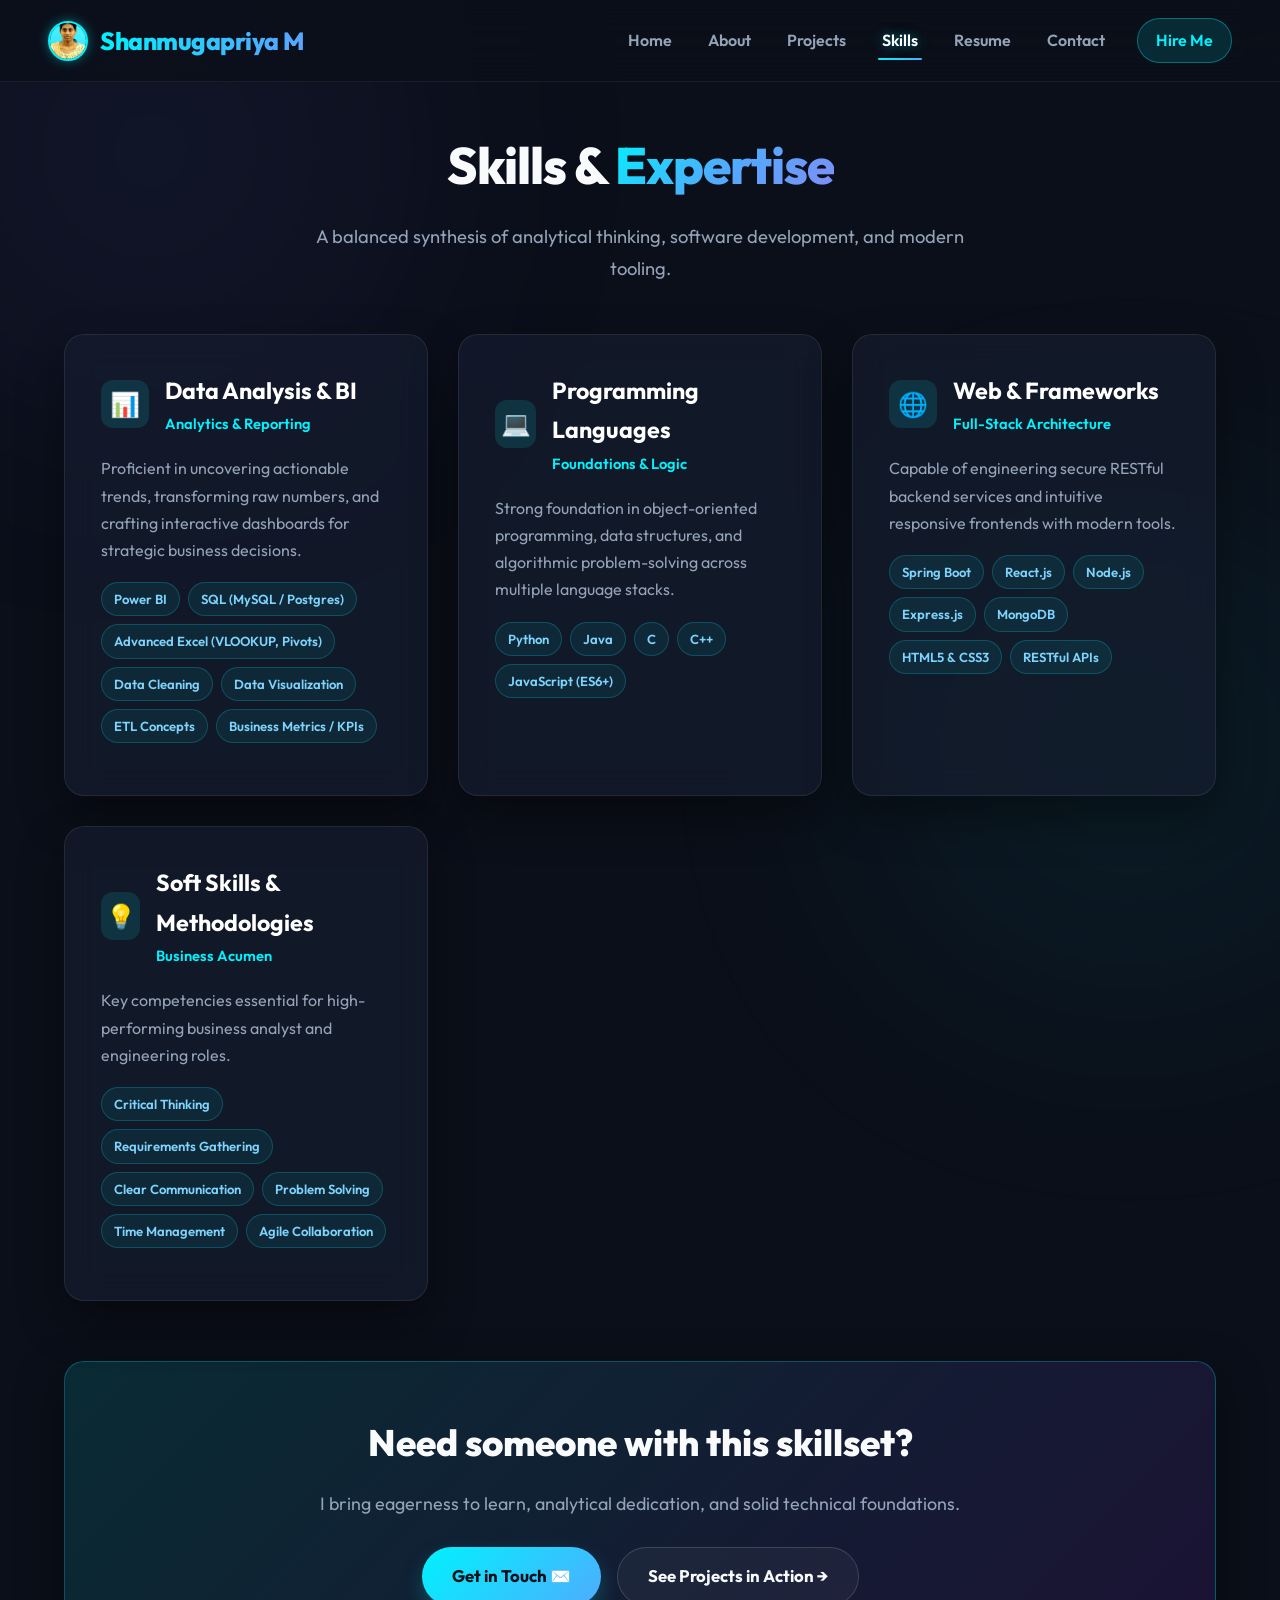
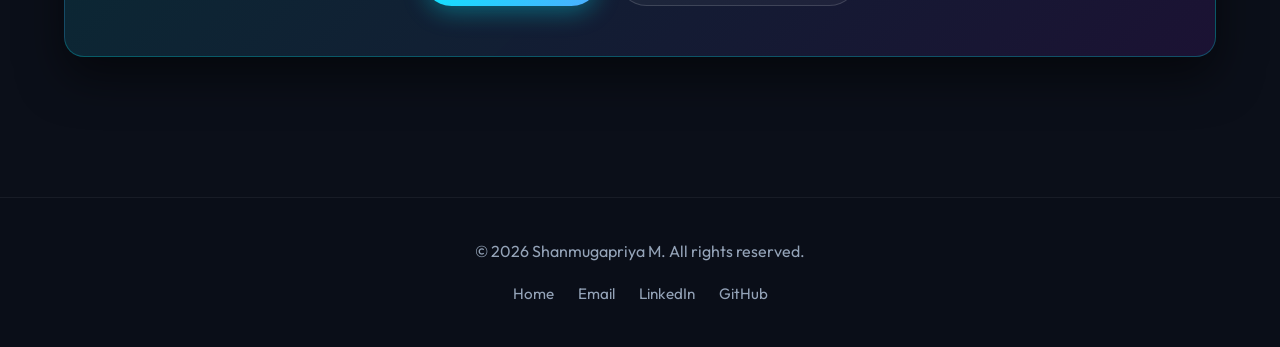
<file: skills.html>
<!DOCTYPE html>
<html lang="en">
<head>
  <meta charset="UTF-8" />
  <meta name="viewport" content="width=device-width, initial-scale=1.0" />
  <title>Skills &amp; Expertise | Shanmugapriya M</title>
  <meta name="description" content="Technical skills and core proficiencies of Shanmugapriya M in Data Analysis, Programming, and Web Development." />
  <link rel="stylesheet" href="style.css" />
</head>
<body>
  <header class="navbar">
    <a href="index.html" class="logo-container">
      <img src="shanmugapriya photo.jpg" alt="Shanmugapriya M" class="logo-avatar-thumb" />
      <span class="logo">Shanmugapriya M</span>
    </a>
    <button class="menu-toggle" id="menuToggle" aria-label="Toggle navigation menu">☰</button>
    <nav id="navMenu">
      <a href="index.html">Home</a>
      <a href="about.html">About</a>
      <a href="projects.html">Projects</a>
      <a href="skills.html" class="active">Skills</a>
      <a href="resume.html">Resume</a>
      <a href="contact.html">Contact</a>
      <a href="contact.html" class="nav-cta-btn">Hire Me</a>
    </nav>
  </header>

  <main class="page">
    <div class="page-header">
      <h1>Skills &amp; <span class="gradient-text">Expertise</span></h1>
      <p>A balanced synthesis of analytical thinking, software development, and modern tooling.</p>
    </div>

    <div class="grid">
      <!-- Category 1 -->
      <div class="card">
        <div class="card-header">
          <div class="card-header-icon">📊</div>
          <div>
            <h3 class="card-title">Data Analysis &amp; BI</h3>
            <span class="card-subtitle">Analytics &amp; Reporting</span>
          </div>
        </div>
        <div class="card-body">
          <p>Proficient in uncovering actionable trends, transforming raw numbers, and crafting interactive dashboards for strategic business decisions.</p>
          <div class="tags" style="margin-top: 18px;">
            <span class="tag">Power BI</span>
            <span class="tag">SQL (MySQL / Postgres)</span>
            <span class="tag">Advanced Excel (VLOOKUP, Pivots)</span>
            <span class="tag">Data Cleaning</span>
            <span class="tag">Data Visualization</span>
            <span class="tag">ETL Concepts</span>
            <span class="tag">Business Metrics / KPIs</span>
          </div>
        </div>
      </div>

      <!-- Category 2 -->
      <div class="card">
        <div class="card-header">
          <div class="card-header-icon">💻</div>
          <div>
            <h3 class="card-title">Programming Languages</h3>
            <span class="card-subtitle">Foundations &amp; Logic</span>
          </div>
        </div>
        <div class="card-body">
          <p>Strong foundation in object-oriented programming, data structures, and algorithmic problem-solving across multiple language stacks.</p>
          <div class="tags" style="margin-top: 18px;">
            <span class="tag">Python</span>
            <span class="tag">Java</span>
            <span class="tag">C</span>
            <span class="tag">C++</span>
            <span class="tag">JavaScript (ES6+)</span>
          </div>
        </div>
      </div>

      <!-- Category 3 -->
      <div class="card">
        <div class="card-header">
          <div class="card-header-icon">🌐</div>
          <div>
            <h3 class="card-title">Web &amp; Frameworks</h3>
            <span class="card-subtitle">Full-Stack Architecture</span>
          </div>
        </div>
        <div class="card-body">
          <p>Capable of engineering secure RESTful backend services and intuitive responsive frontends with modern tools.</p>
          <div class="tags" style="margin-top: 18px;">
            <span class="tag">Spring Boot</span>
            <span class="tag">React.js</span>
            <span class="tag">Node.js</span>
            <span class="tag">Express.js</span>
            <span class="tag">MongoDB</span>
            <span class="tag">HTML5 &amp; CSS3</span>
            <span class="tag">RESTful APIs</span>
          </div>
        </div>
      </div>

      <!-- Category 4 -->
      <div class="card">
        <div class="card-header">
          <div class="card-header-icon">💡</div>
          <div>
            <h3 class="card-title">Soft Skills &amp; Methodologies</h3>
            <span class="card-subtitle">Business Acumen</span>
          </div>
        </div>
        <div class="card-body">
          <p>Key competencies essential for high-performing business analyst and engineering roles.</p>
          <div class="tags" style="margin-top: 18px;">
            <span class="tag">Critical Thinking</span>
            <span class="tag">Requirements Gathering</span>
            <span class="tag">Clear Communication</span>
            <span class="tag">Problem Solving</span>
            <span class="tag">Time Management</span>
            <span class="tag">Agile Collaboration</span>
          </div>
        </div>
      </div>
    </div>

    <!-- CTA Section -->
    <div class="cta-banner" style="margin-top: 60px;">
      <h2>Need someone with this skillset?</h2>
      <p>I bring eagerness to learn, analytical dedication, and solid technical foundations.</p>
      <div class="btn-group" style="justify-content: center;">
        <a href="contact.html" class="btn">Get in Touch ✉️</a>
        <a href="projects.html" class="btn secondary">See Projects in Action →</a>
      </div>
    </div>
  </main>

  <footer class="footer">
    <div class="footer-content">
      <p>© 2026 Shanmugapriya M. All rights reserved.</p>
      <div class="footer-links">
        <a href="index.html">Home</a>
        <a href="mailto:shanmugapriyas727@gmail.com">Email</a>
        <a href="https://linkedin.com/in/shanmuga-priya-43014128a" target="_blank">LinkedIn</a>
        <a href="https://github.com/Shanmuga-priya10" target="_blank">GitHub</a>
      </div>
    </div>
  </footer>

  <script src="script.js"></script>
</body>
</html>
</file>
<file: style.css>
@import url('https://fonts.googleapis.com/css2?family=Outfit:wght@300;400;500;600;700;800&display=swap');

:root {
  --primary: #00f2fe;
  --primary-hover: #4facfe;
  --accent-purple: #7928ca;
  --secondary: #1a1a2e;
  --bg-dark: #0b0f19;
  --bg-surface: #111827;
  --card-bg: rgba(22, 30, 49, 0.65);
  --card-border: rgba(255, 255, 255, 0.08);
  --card-border-hover: rgba(0, 242, 254, 0.35);
  --text-main: #f8fafc;
  --text-muted: #94a3b8;
  --text-dim: #64748b;
  --radius: 20px;
  --radius-sm: 12px;
  --transition: all 0.35s cubic-bezier(0.16, 1, 0.3, 1);
}

* {
  box-sizing: border-box;
  margin: 0;
  padding: 0;
  font-family: 'Outfit', -apple-system, BlinkMacSystemFont, 'Segoe UI', Roboto, sans-serif;
}

html {
  scroll-behavior: smooth;
}

body {
  background-color: var(--bg-dark);
  color: var(--text-main);
  line-height: 1.7;
  min-height: 100vh;
  position: relative;
  overflow-x: hidden;
  display: flex;
  flex-direction: column;
}

/* Background Glowing Ambient Orbs */
body::before, body::after {
  content: '';
  position: fixed;
  width: 600px;
  height: 600px;
  border-radius: 50%;
  filter: blur(140px);
  z-index: -1;
  opacity: 0.45;
  pointer-events: none;
  animation: float 18s infinite alternate ease-in-out;
}

body::before {
  background: radial-gradient(circle, rgba(99, 102, 241, 0.45) 0%, rgba(0, 0, 0, 0) 70%);
  top: -150px;
  left: -150px;
}

body::after {
  background: radial-gradient(circle, rgba(0, 242, 254, 0.35) 0%, rgba(0, 0, 0, 0) 70%);
  bottom: -150px;
  right: -150px;
  animation-delay: -9s;
}

@keyframes float {
  0% { transform: translate(0, 0) scale(1); }
  50% { transform: translate(40px, 40px) scale(1.08); }
  100% { transform: translate(-40px, 80px) scale(0.95); }
}

/* Navigation Bar */
.navbar {
  background: rgba(11, 15, 25, 0.8);
  backdrop-filter: blur(20px);
  -webkit-backdrop-filter: blur(20px);
  padding: 18px 48px;
  display: flex;
  justify-content: space-between;
  align-items: center;
  position: sticky;
  top: 0;
  z-index: 1000;
  border-bottom: 1px solid rgba(255, 255, 255, 0.06);
  transition: var(--transition);
}

.logo-container {
  display: flex;
  align-items: center;
  gap: 12px;
  text-decoration: none;
}

.logo-avatar-thumb {
  width: 40px;
  height: 40px;
  border-radius: 50%;
  object-fit: cover;
  border: 2px solid var(--primary);
  box-shadow: 0 0 12px rgba(0, 242, 254, 0.4);
}

.logo {
  font-size: 1.55rem;
  font-weight: 800;
  letter-spacing: -0.5px;
  background: linear-gradient(90deg, #00f2fe, #4facfe, #818cf8, #00f2fe);
  background-size: 250% auto;
  -webkit-background-clip: text;
  -webkit-text-fill-color: transparent;
  animation: shine 4s linear infinite;
  text-decoration: none;
}

@keyframes shine {
  to { background-position: 250% center; }
}

nav {
  display: flex;
  align-items: center;
  gap: 28px;
}

nav a {
  color: var(--text-muted);
  text-decoration: none;
  font-size: 1rem;
  font-weight: 600;
  position: relative;
  padding: 6px 4px;
  transition: var(--transition);
}

nav a::after {
  content: '';
  position: absolute;
  bottom: 0;
  left: 50%;
  width: 0%;
  height: 2px;
  background: linear-gradient(90deg, var(--primary), var(--primary-hover));
  border-radius: 2px;
  transition: var(--transition);
  transform: translateX(-50%);
}

nav a:hover,
nav a.active {
  color: #fff;
  text-shadow: 0 0 12px rgba(0, 242, 254, 0.5);
}

nav a:hover::after,
nav a.active::after {
  width: 100%;
}

.nav-cta-btn {
  background: rgba(0, 242, 254, 0.12);
  color: var(--primary) !important;
  border: 1px solid rgba(0, 242, 254, 0.35);
  padding: 8px 18px !important;
  border-radius: 50px;
  transition: var(--transition);
}

.nav-cta-btn:hover {
  background: var(--primary);
  color: #0b0f19 !important;
  box-shadow: 0 0 16px rgba(0, 242, 254, 0.4);
}

.menu-toggle {
  display: none;
  background: transparent;
  border: none;
  color: #fff;
  font-size: 1.5rem;
  cursor: pointer;
}

/* Layout Containers */
.page, .hero-section {
  max-width: 1200px;
  width: 100%;
  margin: 0 auto;
  padding: 40px 24px 80px 24px;
  flex: 1;
}

/* Hero Section */
.hero-wrapper {
  display: grid;
  grid-template-columns: 1.2fr 0.8fr;
  align-items: center;
  gap: 50px;
  min-height: calc(85vh - 80px);
  padding: 40px 0;
}

.hero-text {
  display: flex;
  flex-direction: column;
}

.badge-pill {
  display: inline-flex;
  align-items: center;
  gap: 8px;
  background: rgba(0, 242, 254, 0.1);
  border: 1px solid rgba(0, 242, 254, 0.25);
  color: var(--primary);
  font-size: 0.9rem;
  font-weight: 600;
  padding: 6px 16px;
  border-radius: 50px;
  width: fit-content;
  margin-bottom: 24px;
  box-shadow: 0 0 15px rgba(0, 242, 254, 0.15);
}

.pulse-dot {
  width: 8px;
  height: 8px;
  border-radius: 50%;
  background: #10b981;
  box-shadow: 0 0 8px #10b981;
  animation: pulse 2s infinite;
}

@keyframes pulse {
  0% { transform: scale(0.9); opacity: 0.8; }
  50% { transform: scale(1.2); opacity: 1; }
  100% { transform: scale(0.9); opacity: 0.8; }
}

.hero-text h1 {
  font-size: 4rem;
  font-weight: 800;
  line-height: 1.1;
  margin-bottom: 16px;
  letter-spacing: -1.5px;
}

.gradient-text {
  background: linear-gradient(135deg, #00f2fe 0%, #4facfe 50%, #818cf8 100%);
  -webkit-background-clip: text;
  -webkit-text-fill-color: transparent;
}

.hero-subtitle {
  font-size: 1.5rem;
  font-weight: 600;
  color: #e2e8f0;
  margin-bottom: 20px;
}

.hero-description {
  font-size: 1.15rem;
  color: var(--text-muted);
  line-height: 1.8;
  margin-bottom: 36px;
  max-width: 620px;
}

.hero-image-wrapper {
  display: flex;
  justify-content: center;
  align-items: center;
  position: relative;
}

.profile-avatar-frame {
  position: relative;
  width: 340px;
  height: 400px;
  border-radius: 28px;
  padding: 8px;
  background: linear-gradient(135deg, rgba(0, 242, 254, 0.4), rgba(121, 40, 202, 0.3), rgba(0, 242, 254, 0.1));
  box-shadow: 0 20px 50px rgba(0, 0, 0, 0.7), 0 0 40px rgba(0, 242, 254, 0.2);
  transition: var(--transition);
}

.profile-avatar-frame:hover {
  transform: translateY(-8px) scale(1.02);
  box-shadow: 0 25px 60px rgba(0, 0, 0, 0.8), 0 0 50px rgba(0, 242, 254, 0.35);
}

.profile-avatar-img {
  width: 100%;
  height: 100%;
  object-fit: cover;
  border-radius: 22px;
  display: block;
  filter: contrast(1.05);
}

.avatar-badge-card {
  position: absolute;
  bottom: -20px;
  left: 50%;
  transform: translateX(-50%);
  background: rgba(17, 24, 39, 0.95);
  backdrop-filter: blur(12px);
  border: 1px solid rgba(0, 242, 254, 0.3);
  padding: 10px 22px;
  border-radius: 50px;
  display: flex;
  align-items: center;
  gap: 10px;
  font-size: 0.88rem;
  font-weight: 700;
  color: #fff;
  white-space: nowrap;
  box-shadow: 0 10px 25px rgba(0, 0, 0, 0.5);
}

/* Button System */
.btn-group {
  display: flex;
  gap: 16px;
  flex-wrap: wrap;
}

.btn {
  display: inline-flex;
  align-items: center;
  justify-content: center;
  gap: 10px;
  background: linear-gradient(135deg, var(--primary), var(--primary-hover));
  color: #0b0f19;
  padding: 14px 30px;
  border-radius: 50px;
  text-decoration: none;
  font-weight: 700;
  font-size: 1.05rem;
  transition: var(--transition);
  box-shadow: 0 10px 25px -5px rgba(0, 242, 254, 0.35);
  border: none;
  cursor: pointer;
}

.btn:hover {
  transform: translateY(-4px);
  box-shadow: 0 15px 35px -5px rgba(0, 242, 254, 0.55);
  color: #0b0f19;
}

.btn.secondary {
  background: rgba(255, 255, 255, 0.04);
  color: var(--text-main);
  box-shadow: none;
  border: 1.5px solid rgba(255, 255, 255, 0.15);
}

.btn.secondary:hover {
  border-color: var(--primary);
  color: var(--primary);
  background: rgba(0, 242, 254, 0.08);
  box-shadow: 0 10px 25px -5px rgba(0, 242, 254, 0.2);
}

.btn.small {
  padding: 10px 20px;
  font-size: 0.92rem;
}

/* Highlights / Stats Grid */
.stats-banner {
  display: grid;
  grid-template-columns: repeat(auto-fit, minmax(260px, 1fr));
  gap: 20px;
  margin: 40px 0 60px 0;
}

.stat-box {
  background: var(--card-bg);
  border: 1px solid var(--card-border);
  backdrop-filter: blur(14px);
  -webkit-backdrop-filter: blur(14px);
  padding: 24px;
  border-radius: var(--radius-sm);
  display: flex;
  align-items: flex-start;
  gap: 18px;
  transition: var(--transition);
}

.stat-box:hover {
  transform: translateY(-5px);
  border-color: var(--card-border-hover);
  box-shadow: 0 15px 30px rgba(0, 0, 0, 0.4);
}

.stat-icon {
  font-size: 2rem;
  background: rgba(0, 242, 254, 0.1);
  padding: 12px;
  border-radius: 14px;
  line-height: 1;
}

.stat-info h3 {
  font-size: 1.25rem;
  color: #fff;
  margin-bottom: 4px;
}

.stat-info p {
  font-size: 0.92rem;
  color: var(--text-muted);
  line-height: 1.5;
}

/* Page Headers */
.page-header {
  text-align: center;
  margin-bottom: 50px;
}

.page-header h1 {
  font-size: 3.2rem;
  font-weight: 800;
  margin-bottom: 12px;
  letter-spacing: -1px;
}

.page-header p {
  font-size: 1.15rem;
  color: var(--text-muted);
  max-width: 680px;
  margin: 0 auto;
}

/* Cards & Grid */
.grid {
  display: grid;
  grid-template-columns: repeat(auto-fit, minmax(340px, 1fr));
  gap: 30px;
  margin-top: 20px;
}

.card {
  background: var(--card-bg);
  backdrop-filter: blur(16px);
  -webkit-backdrop-filter: blur(16px);
  padding: 36px;
  border-radius: var(--radius);
  border: 1px solid var(--card-border);
  box-shadow: 0 20px 45px rgba(0, 0, 0, 0.4);
  transition: var(--transition);
  position: relative;
  overflow: hidden;
  display: flex;
  flex-direction: column;
}

.card::before {
  content: '';
  position: absolute;
  top: 0; left: -100%;
  width: 50%; height: 100%;
  background: linear-gradient(90deg, transparent, rgba(255, 255, 255, 0.04), transparent);
  transform: skewX(-25deg);
  transition: 0.6s;
}

.card:hover::before {
  left: 150%;
}

.card:hover {
  transform: translateY(-8px);
  border-color: var(--card-border-hover);
  box-shadow: 0 25px 55px -10px rgba(0, 242, 254, 0.18);
}

.card-header {
  display: flex;
  align-items: center;
  gap: 16px;
  margin-bottom: 18px;
}

.card-header-icon {
  width: 48px;
  height: 48px;
  border-radius: 12px;
  background: rgba(0, 242, 254, 0.12);
  display: flex;
  align-items: center;
  justify-content: center;
  font-size: 1.5rem;
  color: var(--primary);
}

.card-title {
  font-size: 1.45rem;
  font-weight: 700;
  color: #fff;
}

.card-subtitle {
  font-size: 0.92rem;
  color: var(--primary);
  font-weight: 600;
}

.card-body {
  color: var(--text-muted);
  font-size: 1rem;
  line-height: 1.7;
  flex: 1;
}

.card-footer {
  margin-top: 24px;
  padding-top: 20px;
  border-top: 1px solid rgba(255, 255, 255, 0.06);
  display: flex;
  justify-content: space-between;
  align-items: center;
}

/* Tag System */
.tags {
  display: flex;
  flex-wrap: wrap;
  gap: 8px;
  margin: 16px 0;
}

.tag {
  background: rgba(0, 242, 254, 0.08);
  border: 1px solid rgba(0, 242, 254, 0.2);
  color: #7dd3fc;
  font-size: 0.82rem;
  font-weight: 600;
  padding: 5px 12px;
  border-radius: 50px;
  transition: var(--transition);
}

.tag:hover {
  background: rgba(0, 242, 254, 0.2);
  color: #fff;
}

/* Feature bullets */
.feature-list {
  list-style: none;
  margin: 16px 0;
}

.feature-list li {
  position: relative;
  padding-left: 24px;
  margin-bottom: 10px;
  color: #cbd5e1;
  font-size: 0.95rem;
}

.feature-list li::before {
  content: '✓';
  position: absolute;
  left: 0;
  color: var(--primary);
  font-weight: bold;
}

/* Section Dividers & Blocks */
.section-block {
  margin: 60px 0;
}

.section-head {
  display: flex;
  justify-content: space-between;
  align-items: flex-end;
  margin-bottom: 30px;
  flex-wrap: wrap;
  gap: 15px;
}

.section-title {
  font-size: 2.2rem;
  font-weight: 800;
  color: #fff;
  position: relative;
}

.section-title::after {
  content: '';
  position: absolute;
  width: 50px;
  height: 5px;
  bottom: -8px;
  left: 0;
  background: linear-gradient(90deg, var(--primary), var(--primary-hover));
  border-radius: 3px;
}

/* About Page Specifics */
.about-grid {
  display: grid;
  grid-template-columns: 0.8fr 1.2fr;
  gap: 50px;
  align-items: center;
  margin-bottom: 60px;
}

.about-photo-card {
  background: var(--card-bg);
  border: 1px solid var(--card-border);
  border-radius: var(--radius);
  padding: 20px;
  text-align: center;
}

.about-photo {
  width: 100%;
  max-width: 340px;
  height: 400px;
  object-fit: cover;
  border-radius: 16px;
  box-shadow: 0 10px 30px rgba(0,0,0,0.5);
}

.about-details h2 {
  font-size: 2.2rem;
  font-weight: 700;
  margin-bottom: 16px;
  color: #fff;
}

.about-details p {
  color: var(--text-muted);
  font-size: 1.08rem;
  margin-bottom: 20px;
  line-height: 1.8;
}

/* Resume Page Specifics */
.resume-container {
  display: grid;
  grid-template-columns: 1fr 1fr;
  gap: 40px;
  align-items: start;
}

.pdf-preview-box {
  background: var(--card-bg);
  border: 1px solid var(--card-border);
  border-radius: var(--radius);
  padding: 16px;
  display: flex;
  flex-direction: column;
  height: 680px;
}

.pdf-preview-box iframe {
  width: 100%;
  height: 100%;
  border-radius: 12px;
  border: none;
  background: #fff;
}

.resume-highlights {
  display: flex;
  flex-direction: column;
  gap: 24px;
}

/* Contact Page Specifics */
.contact-container {
  display: grid;
  grid-template-columns: 1fr 1.2fr;
  gap: 40px;
}

.contact-info-list {
  display: flex;
  flex-direction: column;
  gap: 20px;
}

.contact-link-card {
  background: var(--card-bg);
  border: 1px solid var(--card-border);
  border-radius: var(--radius-sm);
  padding: 22px;
  display: flex;
  align-items: center;
  gap: 18px;
  text-decoration: none;
  color: var(--text-main);
  transition: var(--transition);
}

.contact-link-card:hover {
  transform: translateX(8px);
  border-color: var(--primary);
  background: rgba(0, 242, 254, 0.05);
}

.contact-icon {
  width: 48px;
  height: 48px;
  border-radius: 12px;
  background: rgba(0, 242, 254, 0.12);
  color: var(--primary);
  display: flex;
  align-items: center;
  justify-content: center;
  font-size: 1.4rem;
  flex-shrink: 0;
}

.contact-text h4 {
  font-size: 1.05rem;
  color: #fff;
  margin-bottom: 3px;
}

.contact-text p {
  font-size: 0.95rem;
  color: var(--text-muted);
  word-break: break-all;
}

.contact-form-box {
  background: var(--card-bg);
  border: 1px solid var(--card-border);
  border-radius: var(--radius);
  padding: 36px;
}

.form-group {
  margin-bottom: 22px;
}

.form-group label {
  display: block;
  font-size: 0.92rem;
  font-weight: 600;
  color: #cbd5e1;
  margin-bottom: 8px;
}

.form-control {
  width: 100%;
  background: rgba(11, 15, 25, 0.7);
  border: 1px solid rgba(255, 255, 255, 0.12);
  border-radius: 12px;
  padding: 14px 18px;
  color: #fff;
  font-size: 1rem;
  transition: var(--transition);
  outline: none;
}

.form-control:focus {
  border-color: var(--primary);
  box-shadow: 0 0 15px rgba(0, 242, 254, 0.25);
}

textarea.form-control {
  min-height: 130px;
  resize: vertical;
}

.form-status {
  margin-top: 16px;
  font-size: 0.95rem;
  font-weight: 600;
  display: none;
}

.form-status.success {
  display: block;
  color: #34d399;
}

/* Call to Action Banner */
.cta-banner {
  background: linear-gradient(135deg, rgba(0, 242, 254, 0.12), rgba(121, 40, 202, 0.15));
  border: 1px solid rgba(0, 242, 254, 0.25);
  border-radius: var(--radius);
  padding: 50px 40px;
  text-align: center;
  margin: 60px 0;
  box-shadow: 0 20px 45px rgba(0, 0, 0, 0.5);
}

.cta-banner h2 {
  font-size: 2.3rem;
  font-weight: 800;
  margin-bottom: 14px;
}

.cta-banner p {
  color: var(--text-muted);
  font-size: 1.12rem;
  max-width: 650px;
  margin: 0 auto 28px auto;
}

/* Footer */
.footer {
  background: rgba(11, 15, 25, 0.95);
  border-top: 1px solid rgba(255, 255, 255, 0.06);
  padding: 40px 24px;
  text-align: center;
  color: var(--text-muted);
  margin-top: auto;
}

.footer-content {
  max-width: 1200px;
  margin: 0 auto;
  display: flex;
  flex-direction: column;
  align-items: center;
  gap: 16px;
}

.footer-links {
  display: flex;
  gap: 24px;
}

.footer-links a {
  color: var(--text-muted);
  text-decoration: none;
  font-size: 0.95rem;
  transition: var(--transition);
}

.footer-links a:hover {
  color: var(--primary);
}

/* Responsive adjustments */
@media (max-width: 992px) {
  .hero-wrapper {
    grid-template-columns: 1fr;
    text-align: center;
    gap: 40px;
  }

  .hero-text {
    align-items: center;
  }

  .hero-description {
    margin-left: auto;
    margin-right: auto;
  }

  .about-grid, .resume-container, .contact-container {
    grid-template-columns: 1fr;
  }

  .about-photo-card {
    max-width: 360px;
    margin: 0 auto;
  }
}

@media (max-width: 768px) {
  .navbar {
    padding: 16px 20px;
  }

  .menu-toggle {
    display: block;
  }

  nav {
    display: none;
    flex-direction: column;
    position: absolute;
    top: 100%;
    left: 0;
    right: 0;
    background: rgba(11, 15, 25, 0.97);
    border-bottom: 1px solid rgba(255, 255, 255, 0.1);
    padding: 24px;
    gap: 18px;
    align-items: stretch;
  }

  nav.active {
    display: flex;
  }

  nav a {
    text-align: center;
    padding: 10px;
  }

  .hero-text h1 {
    font-size: 2.8rem;
  }

  .profile-avatar-frame {
    width: 280px;
    height: 330px;
  }

  .page-header h1 {
    font-size: 2.4rem;
  }

  .btn-group {
    justify-content: center;
  }
}
</file>
